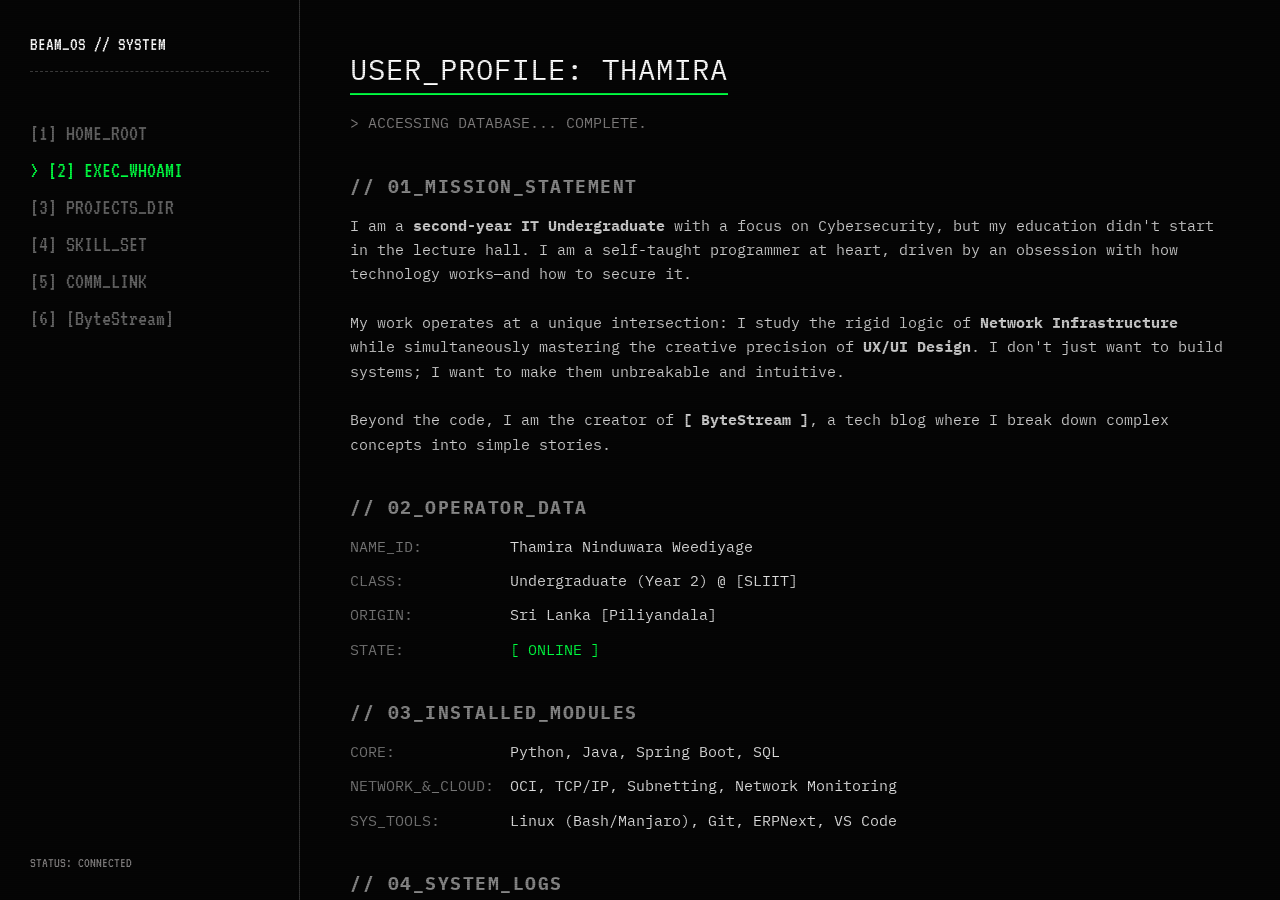
<file: about_me.html>
<!DOCTYPE html>
<html lang="en">

<head>
    <meta charset="UTF-8">
    <meta name="viewport" content="width=device-width, initial-scale=1.0">
    <title>SYSTEM_ROOT // ABOUT</title>
    <link rel="stylesheet" href="style.css">
    <link
        href="https://fonts.googleapis.com/css2?family=VT323&family=IBM+Plex+Mono:ital,wght@0,300;0,400;0,500;0,600;0,700;1,300;1,400;1,500;1,600;1,700&display=swap"
        rel="stylesheet">

    <style>
        /* --- GLOBAL STYLES --- */
        body {
            overflow: hidden;
            /* Stops whole page scrolling on desktop */
            background-color: #050505;
        }

        .layout-container {
            display: flex;
            height: 100vh;
            width: 100vw;
            position: relative;
            z-index: 5;
        }

        /* --- SIDEBAR (DESKTOP DEFAULT) --- */
        .sidebar {
            width: 300px;
            height: 100%;
            border-right: 1px solid #333;
            padding: 30px;
            box-sizing: border-box;
            display: flex;
            flex-direction: column;
            background: transparent;
            /* Keeps the sidebar fixed in place */
            flex-shrink: 0;
        }

        .sidebar-header {
            margin-bottom: 40px;
            border-bottom: 1px dashed #444;
            padding-bottom: 10px;
        }

        .mini-title {
            font-size: 1.2rem;
            color: #fff;
            margin: 0;
        }

        /* NAVIGATION LIST */
        .sidebar ul {
            list-style: none;
            padding: 0;
            margin: 0;
        }

        .sidebar li {
            margin-bottom: 15px;
            font-size: 1.4rem;
        }

        .sidebar a,
        .sidebar a:visited {
            text-decoration: none;
            color: #666;
            display: block;
            transition: color 0.2s;
        }

        .sidebar a:hover,
        .sidebar a.active,
        .sidebar a:hover:visited {
            color: #00ff41;
        }

        /* THE MOBILE TOGGLE BUTTON (HIDDEN ON DESKTOP) */
        .menu-toggle {
            display: none;
            /* Invisible by default */
            background: none;
            border: 1px solid #333;
            color: #00ff41;
            font-family: 'VT323', monospace;
            font-size: 1.5rem;
            padding: 10px;
            cursor: pointer;
            text-align: left;
            width: 100%;
            margin-bottom: 15px;
        }

        .menu-toggle:hover {
            background: rgba(0, 255, 65, 0.1);
        }

        /* --- MAIN CONTENT --- */
        .main-content {
            flex: 1;
            padding: 50px;
            overflow-y: auto;
            font-family: 'IBM Plex Mono', monospace;
        }

        .main-content::-webkit-scrollbar {
            width: 0px;
        }

        /* TYPOGRAPHY */
        h1 {
            font-size: 1.8rem;
            margin-top: 0;
            color: #fff;
            border-bottom: 2px solid #00ff41;
            display: inline-block;
            padding-bottom: 5px;
            text-transform: uppercase;
            letter-spacing: 1px;
        }

        h2 {
            font-size: 1.1rem;
            color: #888;
            margin-top: 40px;
            margin-bottom: 15px;
            text-transform: uppercase;
            border: none;
            letter-spacing: 1.5px;
        }

        p {
            font-size: 0.95rem;
            line-height: 1.6;
            color: #ccc;
            max-width: 900px;
            margin-bottom: 20px;
        }

        /* DATA GRID */
        .data-grid {
            display: grid;
            grid-template-columns: 150px 1fr;
            gap: 10px;
            font-size: 0.95rem;
            margin-bottom: 10px;
            line-height: 1.6;
        }

        .label {
            color: #777;
        }

        .value {
            color: #e0e0e0;
        }

        /* BLINK ANIMATION */
        .status-alert {
            display: inline-block;
            padding: 0 5px;
            font-weight: bold;
            color: #00ff41;
            background-color: transparent;
            animation: alert-flash 1s steps(2, start) infinite;
        }

        @keyframes alert-flash {
            0% {
                background-color: #00ff41;
                color: #000;
                box-shadow: 0 0 10px #00ff41;
            }

            50% {
                background-color: transparent;
                color: #00ff41;
                box-shadow: none;
            }

            100% {
                background-color: #00ff41;
                color: #000;
                box-shadow: 0 0 10px #00ff41;
            }
        }

        /* --- MOBILE RESPONSIVE STYLES --- */
        @media (max-width: 768px) {

            /* 1. Stack the layout vertically */
            .layout-container {
                flex-direction: column;
            }

            /* 2. Adjust Sidebar Dimensions */
            .sidebar {
                width: 100%;
                height: auto;
                /* Only take up necessary space */
                border-right: none;
                border-bottom: 1px solid #333;
                padding: 20px;
            }

            /* 3. Hide the Header text on mobile to save space */
            .sidebar-header {
                display: none;
            }

            /* 4. Show the Toggle Button */
            .menu-toggle {
                display: block;
            }

            /* 5. Hide the actual links by default */
            #nav-links {
                display: none;
                margin-top: 10px;
                padding-left: 10px;
                border-left: 1px dashed #333;
                /* Visual folder tree line */
            }

            /* 6. Class to show links when open */
            #nav-links.open {
                display: block;
            }

            /* 7. Adjust content padding */
            .main-content {
                padding: 20px;
            }

            /* 8. Make H1 smaller on mobile */
            h1 {
                font-size: 1.5rem;
            }
        }
    </style>
</head>

<body>

    <div class="layout-container">

        <aside class="sidebar">
            <div class="sidebar-header">
                <p class="mini-title">BEAM_OS // SYSTEM</p>
            </div>

            <button id="menu-btn" class="menu-toggle">
                > [ ACCESS_MENU ]
            </button>

            <nav id="nav-links">
                <ul>
                    <li><a href="index.html">[1] HOME_ROOT</a></li>
                    <li><a href="#" class="active">> [2] EXEC_WHOAMI</a></li>
                    <li><a href="#">[3] PROJECTS_DIR</a></li>
                    <li><a href="skills.html">[4] SKILL_SET</a></li>
                    <li><a href="#">[5] COMM_LINK</a></li>
                    <li><a href="https://thamiraweediyage.wordpress.com/">[6] [ByteStream]</a></li>
                </ul>
            </nav>

            <div class="desktop-status" style="margin-top: auto; font-size: 0.9rem; color: #807e7e;">
                STATUS: CONNECTED
            </div>
        </aside>

        <main class="main-content">

            <h1>USER_PROFILE: THAMIRA</h1>

            <p style="color: #807e7e; margin-bottom: 30px;">
                > ACCESSING DATABASE... COMPLETE.
            </p>

            <h2>// 01_MISSION_STATEMENT</h2>
            <p>
                I am a <strong>second-year IT Undergraduate</strong> with a focus on Cybersecurity, but my education
                didn't start in the lecture hall. I am a self-taught programmer at heart, driven by an obsession with
                how technology works—and how to secure it.
                <br><br>
                My work operates at a unique intersection: I study the rigid logic of <strong>Network
                    Infrastructure</strong> while simultaneously mastering the creative precision of <strong>UX/UI
                    Design</strong>. I don't just want to build systems; I want to make them unbreakable and intuitive.
                <br><br>
                Beyond the code, I am the creator of <strong>[ ByteStream ]</strong>, a tech blog where I break down
                complex concepts into simple stories.
            </p>

            <h2>// 02_OPERATOR_DATA</h2>
            <div class="data-grid">
                <div class="label">NAME_ID:</div>
                <div class="value">Thamira Ninduwara Weediyage</div>

                <div class="label">CLASS:</div>
                <div class="value">Undergraduate (Year 2) @ [SLIIT]</div>

                <div class="label">ORIGIN:</div>
                <div class="value">Sri Lanka [Piliyandala]</div>



                <div class="label">STATE:</div>
                <div class="value" style="color: #00ff41;">[ ONLINE ]</div>

            </div>

            <h2>// 03_INSTALLED_MODULES</h2>
            <div class="data-grid">
                <div class="label">CORE:</div>
                <div class="value">Python, Java, Spring Boot, SQL</div>

                <div class="label">NETWORK_&_CLOUD:</div>
                <div class="value">OCI, TCP/IP, Subnetting, Network Monitoring</div>

                <div class="label">SYS_TOOLS:</div>
                <div class="value">Linux (Bash/Manjaro), Git, ERPNext, VS Code</div>
            </div>

            <h2>// 04_SYSTEM_LOGS</h2>
            <div class="data-grid">
                <div class="label">2025-NOW:</div>
                <div class="value">BSc Information Technology @ [SLIIT]</div>

                <div class="label">2016-2024:</div>
                <div class="value">Higher Education @ [St. Joseph's College, Maradana]</div>
            </div>

        </main>

    </div>

    <div class="scanlines" style="opacity: 0.3;"></div>

    <script>
        document.addEventListener("DOMContentLoaded", () => {
            const menuBtn = document.getElementById("menu-btn");
            const navLinks = document.getElementById("nav-links");

            menuBtn.addEventListener("click", () => {
                // Toggle the 'open' class
                navLinks.classList.toggle("open");

                // Change the text based on state
                if (navLinks.classList.contains("open")) {
                    menuBtn.innerText = "v [ CLOSE_MENU ]";
                    menuBtn.style.color = "#fff"; // Optional: Highlight white when open
                } else {
                    menuBtn.innerText = "> [ ACCESS_MENU ]";
                    menuBtn.style.color = "#00ff41"; // Return to green
                }
            });
        });
    </script>

    <script type="module" src="script.js"></script>
</body>

</html>
</file>
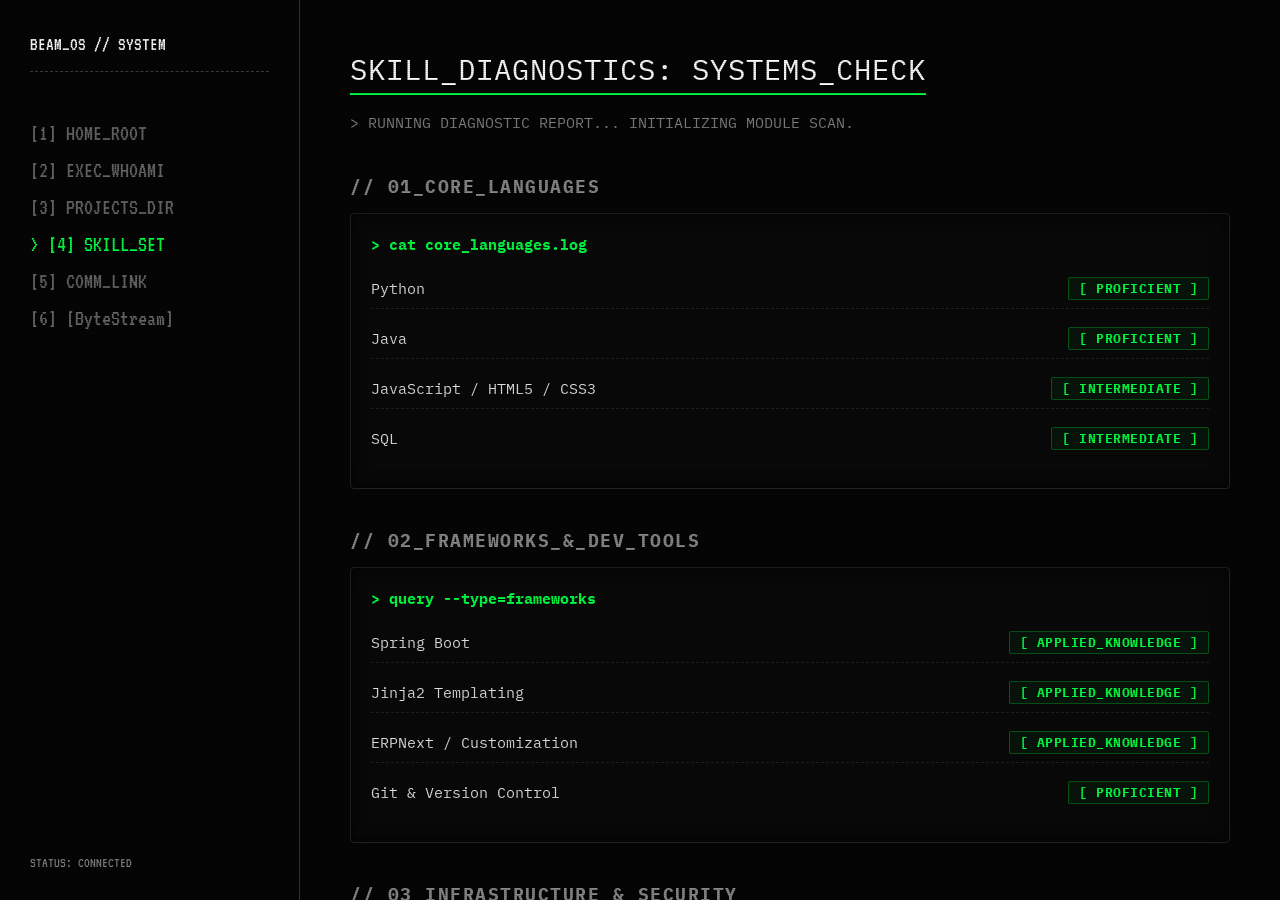
<file: skills.html>
<!DOCTYPE html>
<html lang="en">

<head>
    <meta charset="UTF-8">
    <meta name="viewport" content="width=device-width, initial-scale=1.0">
    <meta name="description" content="Technical skills diagnostics of Thamira Weediyage, featuring core languages, frameworks, cloud, infrastructure, and automation modules.">
    <title>SYSTEM_ROOT // SKILLS</title>
    <link rel="stylesheet" href="style.css">
    <link href="https://fonts.googleapis.com/css2?family=VT323&family=IBM+Plex+Mono:ital,wght@0,300;0,400;0,500;0,600;0,700;1,300;1,400;1,500;1,600;1,700&display=swap" rel="stylesheet">

    <style>
        /* --- GLOBAL STYLES --- */
        body {
            overflow: hidden;
            /* Stops whole page scrolling on desktop */
            background-color: #050505;
        }

        .layout-container {
            display: flex;
            height: 100vh;
            width: 100vw;
            position: relative;
            z-index: 5;
        }

        /* --- SIDEBAR (DESKTOP DEFAULT) --- */
        .sidebar {
            width: 300px;
            height: 100%;
            border-right: 1px solid #333;
            padding: 30px;
            box-sizing: border-box;
            display: flex;
            flex-direction: column;
            background: transparent;
            /* Keeps the sidebar fixed in place */
            flex-shrink: 0;
        }

        .sidebar-header {
            margin-bottom: 40px;
            border-bottom: 1px dashed #444;
            padding-bottom: 10px;
        }

        .mini-title {
            font-size: 1.2rem;
            color: #fff;
            margin: 0;
        }

        /* NAVIGATION LIST */
        .sidebar ul {
            list-style: none;
            padding: 0;
            margin: 0;
        }

        .sidebar li {
            margin-bottom: 15px;
            font-size: 1.4rem;
        }

        .sidebar a,
        .sidebar a:visited {
            text-decoration: none;
            color: #666;
            display: block;
            transition: color 0.2s;
        }

        .sidebar a:hover,
        .sidebar a.active,
        .sidebar a:hover:visited {
            color: #00ff41;
        }

        /* THE MOBILE TOGGLE BUTTON (HIDDEN ON DESKTOP) */
        .menu-toggle {
            display: none;
            /* Invisible by default */
            background: none;
            border: 1px solid #333;
            color: #00ff41;
            font-family: 'VT323', monospace;
            font-size: 1.5rem;
            padding: 10px;
            cursor: pointer;
            text-align: left;
            width: 100%;
            margin-bottom: 15px;
        }

        .menu-toggle:hover {
            background: rgba(0, 255, 65, 0.1);
        }

        /* --- MAIN CONTENT --- */
        .main-content {
            flex: 1;
            padding: 50px;
            overflow-y: auto;
            font-family: 'IBM Plex Mono', monospace;
        }

        .main-content::-webkit-scrollbar {
            width: 0px;
        }

        /* TYPOGRAPHY */
        h1 {
            font-size: 1.8rem;
            margin-top: 0;
            color: #fff;
            border-bottom: 2px solid #00ff41;
            display: inline-block;
            padding-bottom: 5px;
            text-transform: uppercase;
            letter-spacing: 1px;
        }

        h2 {
            font-size: 1.1rem;
            color: #888;
            margin-top: 40px;
            margin-bottom: 15px;
            text-transform: uppercase;
            border: none;
            letter-spacing: 1.5px;
        }

        p {
            font-size: 0.95rem;
            line-height: 1.6;
            color: #ccc;
            max-width: 900px;
            margin-bottom: 20px;
        }

        /* TERMINAL BLOCK CARDS */
        .terminal-block {
            background-color: rgba(10, 10, 10, 0.8);
            border: 1px solid #222;
            border-radius: 4px;
            padding: 20px;
            margin-bottom: 25px;
            box-shadow: inset 0 0 15px rgba(0, 0, 0, 0.8);
            max-width: 900px;
        }

        .terminal-cmd {
            color: #00ff41;
            font-weight: bold;
            margin-bottom: 15px;
            font-size: 0.95rem;
            user-select: none;
        }

        .skill-list {
            list-style: none;
            padding: 0;
            margin: 0;
        }

        .skill-list li {
            display: flex;
            justify-content: space-between;
            align-items: center;
            padding: 8px 0;
            border-bottom: 1px dashed rgba(51, 51, 51, 0.5);
            font-size: 0.95rem;
        }

        .skill-list li:last-child {
            border-bottom: none;
        }

        .skill-name {
            color: #e0e0e0;
        }

        /* STATUS BADGES */
        .status-badge {
            font-weight: bold;
            padding: 2px 10px;
            border-radius: 2px;
            font-size: 0.8rem;
            text-transform: uppercase;
            letter-spacing: 0.5px;
            color: #00ff41;
            border: 1px solid rgba(0, 255, 65, 0.3);
            background-color: rgba(0, 255, 65, 0.05);
        }

        /* --- MOBILE RESPONSIVE STYLES --- */
        @media (max-width: 768px) {

            /* 1. Stack the layout vertically */
            .layout-container {
                flex-direction: column;
            }

            /* 2. Adjust Sidebar Dimensions */
            .sidebar {
                width: 100%;
                height: auto;
                /* Only take up necessary space */
                border-right: none;
                border-bottom: 1px solid #333;
                padding: 20px;
            }

            /* 3. Hide the Header text on mobile to save space */
            .sidebar-header {
                display: none;
            }

            /* 4. Show the Toggle Button */
            .menu-toggle {
                display: block;
            }

            /* 5. Hide the actual links by default */
            #nav-links {
                display: none;
                margin-top: 10px;
                padding-left: 10px;
                border-left: 1px dashed #333;
                /* Visual folder tree line */
            }

            /* 6. Class to show links when open */
            #nav-links.open {
                display: block;
            }

            /* 7. Adjust content padding */
            .main-content {
                padding: 20px;
            }

            /* 8. Make H1 smaller on mobile */
            h1 {
                font-size: 1.5rem;
            }

            /* Stack skill list items on very small displays */
            .skill-list li {
                flex-direction: column;
                align-items: flex-start;
                gap: 5px;
            }
        }
    </style>
</head>

<body>

    <div class="layout-container">

        <aside class="sidebar">
            <div class="sidebar-header">
                <p class="mini-title">BEAM_OS // SYSTEM</p>
            </div>

            <button id="menu-btn" class="menu-toggle">
                > [ ACCESS_MENU ]
            </button>

            <nav id="nav-links">
                <ul>
                    <li><a href="index.html">[1] HOME_ROOT</a></li>
                    <li><a href="about_me.html">[2] EXEC_WHOAMI</a></li>
                    <li><a href="#">[3] PROJECTS_DIR</a></li>
                    <li><a href="#" class="active">> [4] SKILL_SET</a></li>
                    <li><a href="#">[5] COMM_LINK</a></li>
                    <li><a href="https://thamiraweediyage.wordpress.com/">[6] [ByteStream]</a></li>
                </ul>
            </nav>

            <div class="desktop-status" style="margin-top: auto; font-size: 0.9rem; color: #807e7e;">
                STATUS: CONNECTED
            </div>
        </aside>

        <main class="main-content">

            <h1>SKILL_DIAGNOSTICS: SYSTEMS_CHECK</h1>

            <p style="color: #807e7e; margin-bottom: 30px;">
                > RUNNING DIAGNOSTIC REPORT... INITIALIZING MODULE SCAN.
            </p>

            <h2>// 01_CORE_LANGUAGES</h2>
            <div class="terminal-block">
                <div class="terminal-cmd">> cat core_languages.log</div>
                <ul class="skill-list">
                    <li>
                        <span class="skill-name">Python</span>
                        <span class="status-badge proficient">[ PROFICIENT ]</span>
                    </li>
                    <li>
                        <span class="skill-name">Java</span>
                        <span class="status-badge proficient">[ PROFICIENT ]</span>
                    </li>
                    <li>
                        <span class="skill-name">JavaScript / HTML5 / CSS3</span>
                        <span class="status-badge intermediate">[ INTERMEDIATE ]</span>
                    </li>
                    <li>
                        <span class="skill-name">SQL</span>
                        <span class="status-badge intermediate">[ INTERMEDIATE ]</span>
                    </li>
                </ul>
            </div>

            <h2>// 02_FRAMEWORKS_&_DEV_TOOLS</h2>
            <div class="terminal-block">
                <div class="terminal-cmd">> query --type=frameworks</div>
                <ul class="skill-list">
                    <li>
                        <span class="skill-name">Spring Boot</span>
                        <span class="status-badge applied-knowledge">[ APPLIED_KNOWLEDGE ]</span>
                    </li>
                    <li>
                        <span class="skill-name">Jinja2 Templating</span>
                        <span class="status-badge applied-knowledge">[ APPLIED_KNOWLEDGE ]</span>
                    </li>
                    <li>
                        <span class="skill-name">ERPNext / Customization</span>
                        <span class="status-badge applied-knowledge">[ APPLIED_KNOWLEDGE ]</span>
                    </li>
                    <li>
                        <span class="skill-name">Git & Version Control</span>
                        <span class="status-badge proficient">[ PROFICIENT ]</span>
                    </li>
                </ul>
            </div>

            <h2>// 03_INFRASTRUCTURE_&_SECURITY</h2>
            <div class="terminal-block">
                <div class="terminal-cmd">> netstat --list-services</div>
                <ul class="skill-list">
                    <li>
                        <span class="skill-name">Linux Administration (Manjaro, Mint, Bash Scripting)</span>
                        <span class="status-badge proficient">[ PROFICIENT ]</span>
                    </li>
                    <li>
                        <span class="skill-name">Oracle Cloud Infrastructure (OCI)</span>
                        <span class="status-badge certified">[ CERTIFIED ]</span>
                    </li>
                    <li>
                        <span class="skill-name">AWS Cloud Practitioner</span>
                        <span class="status-badge progress">[ IN_PROGRESS ]</span>
                    </li>
                    <li>
                        <span class="skill-name">Fortinet NSE</span>
                        <span class="status-badge progress">[ IN_PROGRESS ]</span>
                    </li>
                    <li>
                        <span class="skill-name">Network Monitoring & TCP/IP</span>
                        <span class="status-badge intermediate">[ INTERMEDIATE ]</span>
                    </li>
                </ul>
            </div>

            <h2>// 04_AUTOMATION_&_SCRIPTING</h2>
            <div class="terminal-block">
                <div class="terminal-cmd">> systemctl status automation.service</div>
                <ul class="skill-list">
                    <li>
                        <span class="skill-name">AutoHotkey</span>
                        <span class="status-badge proficient">[ PROFICIENT ]</span>
                    </li>
                    <li>
                        <span class="skill-name">Workflow Automation</span>
                        <span class="status-badge intermediate">[ INTERMEDIATE ]</span>
                    </li>
                </ul>
            </div>

        </main>

    </div>

    <div class="scanlines" style="opacity: 0.3;"></div>

    <script>
        document.addEventListener("DOMContentLoaded", () => {
            const menuBtn = document.getElementById("menu-btn");
            const navLinks = document.getElementById("nav-links");

            menuBtn.addEventListener("click", () => {
                // Toggle the 'open' class
                navLinks.classList.toggle("open");

                // Change the text based on state
                if (navLinks.classList.contains("open")) {
                    menuBtn.innerText = "v [ CLOSE_MENU ]";
                    menuBtn.style.color = "#fff"; // Highlight white when open
                } else {
                    menuBtn.innerText = "> [ ACCESS_MENU ]";
                    menuBtn.style.color = "#00ff41"; // Return to green
                }
            });
        });
    </script>

    <script type="module" src="script.js"></script>
</body>

</html>
</file>
<file: style.css>
/* RESET & BASIC SETUP */
:root {
    --bg-color: #050505; /* Deep black, not pure black */
    --text-color: #e0e0e0; /* Off-white for analog feel */
    --accent-color: #ff3366; /* Slight pinkish glitch accent */
    --font-stack: 'VT323', monospace;
}

.corner-logo {
    position: fixed; /* This makes it stay in place when scrolling */
    bottom: 0px;    /* Distance from the bottom of the screen */
    right: 30px;     /* Distance from the right of the screen */
    width: 60px;     /* Adjust size as needed */
    height: auto;    /* Keeps the aspect ratio correct */
    z-index: 100;    /* Ensures it sits on top of text/scanlines */
    opacity: 0.5;    /* Optional: Makes it slightly see-through like a watermark */
}

body {
    background-color: var(--bg-color);
    color: var(--text-color);
    font-family: var(--font-stack);
    margin: 0;
    padding: 0;
    overflow: hidden; /* Prevents scrollbars from breaking immersion */
    height: 100vh;
    display: flex;
    justify-content: center;
    align-items: center;
}

/* CONTAINER */
.screen {
    width: 90%;
    max-width: 800px;
    z-index: 2; /* Sits above background, below effects */
    position: relative;
}

/* TYPOGRAPHY */
h1 {
    font-size: 4rem;
    margin: 0;
    text-transform: uppercase;
    font-weight: 400;
    letter-spacing: 2px;
    position: relative;
    display: inline-block;
}

.subtitle {
    font-size: 1.2rem;
    opacity: 0.7;
    margin-bottom: 3rem;
    border-bottom: 1px solid #333;
    padding-bottom: 10px;
    display: inline-block;
    width: 100%;
}

ul {
    list-style: none;
    padding: 0;
}

li {
    font-size: 1.8rem;
    margin: 10px 0;
    cursor: pointer;
    transition: color 0.2s;
}

li:hover {
    color: #4AF262;
    text-shadow: 0 0 8px #4AF262;
}

.key {
    color: #666;
    margin-right: 15px;
}

/* TEXT EFFECTS */
.blink {
    animation: blinker 1s linear infinite;
}

@keyframes blinker {
    50% { opacity: 0; }
}

/* THE GLITCH EFFECT (RGB SPLIT) */
.glitch {
    position: relative;
    color: var(--text-color);
    animation: main-glitch 3s infinite linear;
}

/* Creates a copy of the text in Red and Blue, offset slightly */
.glitch::before, .glitch::after {
    content: attr(data-text);
    position: absolute;
    top: 0;
    left: 0;
    width: 100%;
    height: 100%;
    background: var(--bg-color);
}

.glitch::before {
    left: 2px;
    text-shadow: -2px 0 #ff00c1;
    animation: glitch-anim 3s infinite linear;
}

.glitch::after {
    left: -2px;
    text-shadow: 2px 0 #00fff9;
    animation: glitch-anim2 3s infinite linear;
}

/* OVERLAY EFFECTS (CRT MONITOR LOOK) */
.scanlines {
    position: fixed;
    top: 0;
    left: 0;
    width: 100vw;
    height: 100vh;
    background: repeating-linear-gradient(
        0deg,
        rgba(0, 0, 0, 0.5) 0px,
        rgba(0, 0, 0, 0.5) 1px,
        transparent 1px,
        transparent 2px
    );
    pointer-events: none; /* Allows you to click through it */
    z-index: 10;
    opacity: 0.6;
}

.vignette {
    position: fixed;
    top: 0;
    left: 0;
    width: 100vw;
    height: 100vh;
    background: radial-gradient(circle, transparent 60%, black 100%);
    pointer-events: none;
    z-index: 11;
}

/* GLITCH ANIMATION KEYFRAMES (BURST EFFECT) */
@keyframes main-glitch {
    0%, 70%, 100% { transform: none; }
    71% { transform: translate(-1px, 0.5px) skew(0.5deg); }
    73% { transform: translate(1px, -0.5px) skew(-0.5deg); }
    75% { transform: translate(0); }
    79% { transform: translate(-0.5px, -1px) skew(-1deg); }
    81% { transform: translate(1px, 1px) skew(1deg); }
    83% { transform: translate(0); }
    87% { transform: translate(-1px, 1px) skew(0.5deg); }
    89% { transform: translate(1px, -1px) skew(-0.5deg); }
    91% { transform: translate(0); }
    93% { transform: translate(-0.5px, 0.5px) skew(1deg); }
    95% { transform: translate(0.5px, -0.5px) skew(-1deg); }
}

@keyframes glitch-anim {
    0%, 70%, 100% { opacity: 0; clip-path: inset(100% 0 0 0); transform: translate(0); }
    71% { opacity: 1; clip-path: inset(10% 0 85% 0); transform: translate(-2px, -1px); }
    73% { clip-path: inset(80% 0 5% 0); transform: translate(2px, 1px); }
    75% { clip-path: inset(40% 0 50% 0); transform: translate(-1px, 2px); }
    77% { opacity: 0; }
    79% { opacity: 1; clip-path: inset(15% 0 80% 0); transform: translate(1px, -2px); }
    81% { clip-path: inset(60% 0 25% 0); transform: translate(-2px, 1px); }
    83% { clip-path: inset(5% 0 92% 0); transform: translate(2px, -1px); }
    85% { opacity: 0; }
    87% { opacity: 1; clip-path: inset(85% 0 10% 0); transform: translate(1px, 1px); }
    89% { clip-path: inset(30% 0 65% 0); transform: translate(-1px, -1px); }
    91% { clip-path: inset(70% 0 15% 0); transform: translate(2px, 2px); }
    93% { clip-path: inset(2% 0 90% 0); transform: translate(-2px, -2px); }
    95% { opacity: 1; clip-path: inset(50% 0 45% 0); transform: translate(0); }
}

@keyframes glitch-anim2 {
    0%, 70%, 100% { opacity: 0; clip-path: inset(100% 0 0 0); transform: translate(0); }
    72% { opacity: 1; clip-path: inset(85% 0 10% 0); transform: translate(2px, 1px); }
    74% { clip-path: inset(15% 0 80% 0); transform: translate(-2px, -1px); }
    76% { clip-path: inset(50% 0 45% 0); transform: translate(1px, -2px); }
    78% { opacity: 0; }
    80% { opacity: 1; clip-path: inset(60% 0 25% 0); transform: translate(-1px, 2px); }
    82% { clip-path: inset(5% 0 92% 0); transform: translate(2px, -1px); }
    84% { clip-path: inset(40% 0 50% 0); transform: translate(-2px, 1px); }
    86% { opacity: 0; }
    88% { opacity: 1; clip-path: inset(10% 0 85% 0); transform: translate(-1px, -1px); }
    90% { clip-path: inset(80% 0 5% 0); transform: translate(1px, 1px); }
    92% { clip-path: inset(30% 0 65% 0); transform: translate(-2px, 2px); }
    94% { clip-path: inset(70% 0 15% 0); transform: translate(2px, -2px); }
    96% { opacity: 1; clip-path: inset(2% 0 90% 0); transform: translate(0); }
}
  /*Home Page hover animation*/

 /* Add this to style.css */

nav a {
    text-decoration: none;  /* Removes the underline */
    color: inherit;         /* Forces it to be the same color as the rest of your text */
}

nav a:visited {
    color: inherit;         /* Prevents it from turning purple after you click it */
}

/* Optional: If you want to be extra safe, target the specific class you made */
.home-link {
    text-decoration: none;
    color: inherit;
}

/* BOOT SCREEN OVERLAY */
#boot-screen {
    position: fixed;
    top: 0;
    left: 0;
    width: 100vw;
    height: 100vh;
    background-color: #000; /* Pure black to hide the site */
    z-index: 9999; /* Sits on top of EVERYTHING */
    display: flex;
    justify-content: flex-start;
    align-items: flex-start;
    padding: 50px;
    font-family: 'VT323', monospace;
    color: #ccc;
    font-size: 1.5rem;
}

.boot-text p {
    margin: 5px 0;
}

.hidden {
    display: none; /* Hides lines initially */
}

.green {
    color: #00ff41;
    font-weight: bold;
}

/* FADE OUT ANIMATION */
.fade-out {
    opacity: 0;
    pointer-events: none; /* Lets you click through it after it fades */
    transition: opacity 1s ease-out;
}


/* --- MOBILE RESPONSIVE STYLES FOR HOMEPAGE --- */
@media (max-width: 768px) {
    h1 {
        font-size: 2.2rem; /* Scaled down from 4rem to prevent text cutoff on small viewport displays */
        letter-spacing: 1px;
        display: block;
        text-align: center;
    }

    .subtitle {
        font-size: 1rem;
        margin-bottom: 2rem;
        text-align: center;
    }

    .screen {
        width: 95%;
        padding: 10px;
    }

    header {
        text-align: center;
    }

    nav.home_nav {
        display: flex;
        justify-content: center;
    }

    nav.home_nav ul {
        display: flex;
        flex-direction: column;
        align-items: flex-start;
        padding: 0;
        margin: 0;
    }

    nav.home_nav li {
        font-size: 1.3rem; /* Sized down from 1.8rem for comfortable mobile viewing */
        margin: 12px 0;
        text-align: left;
    }

    .content {
        margin-top: 20px;
        font-size: 0.95rem;
        display: flex;
        flex-direction: column;
        align-items: center;
    }

    .content p {
        text-align: left;
        margin: 5px 0;
        width: fit-content;
    }
    
    footer {
        margin-top: 30px;
        text-align: center;
    }

    #boot-screen {
        padding: 20px;
        font-size: 1.1rem;
    }
}
</file>
